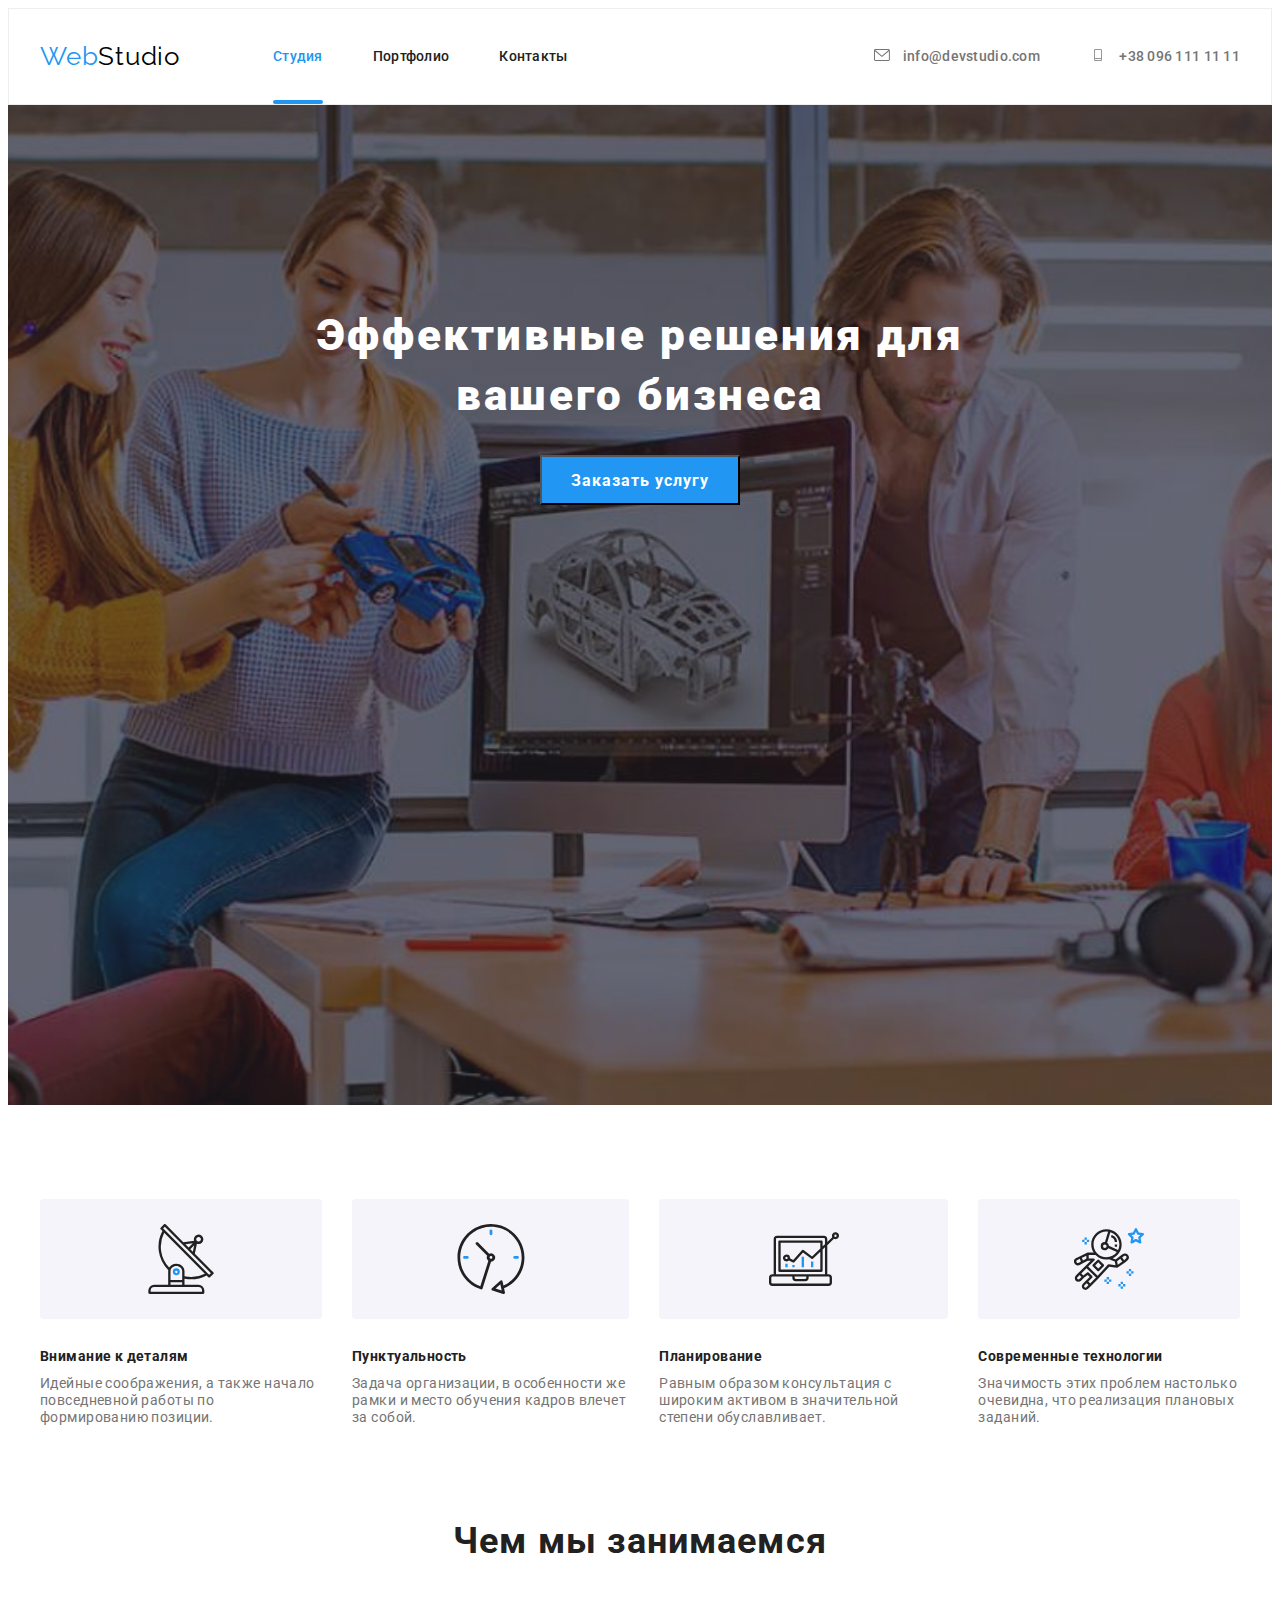
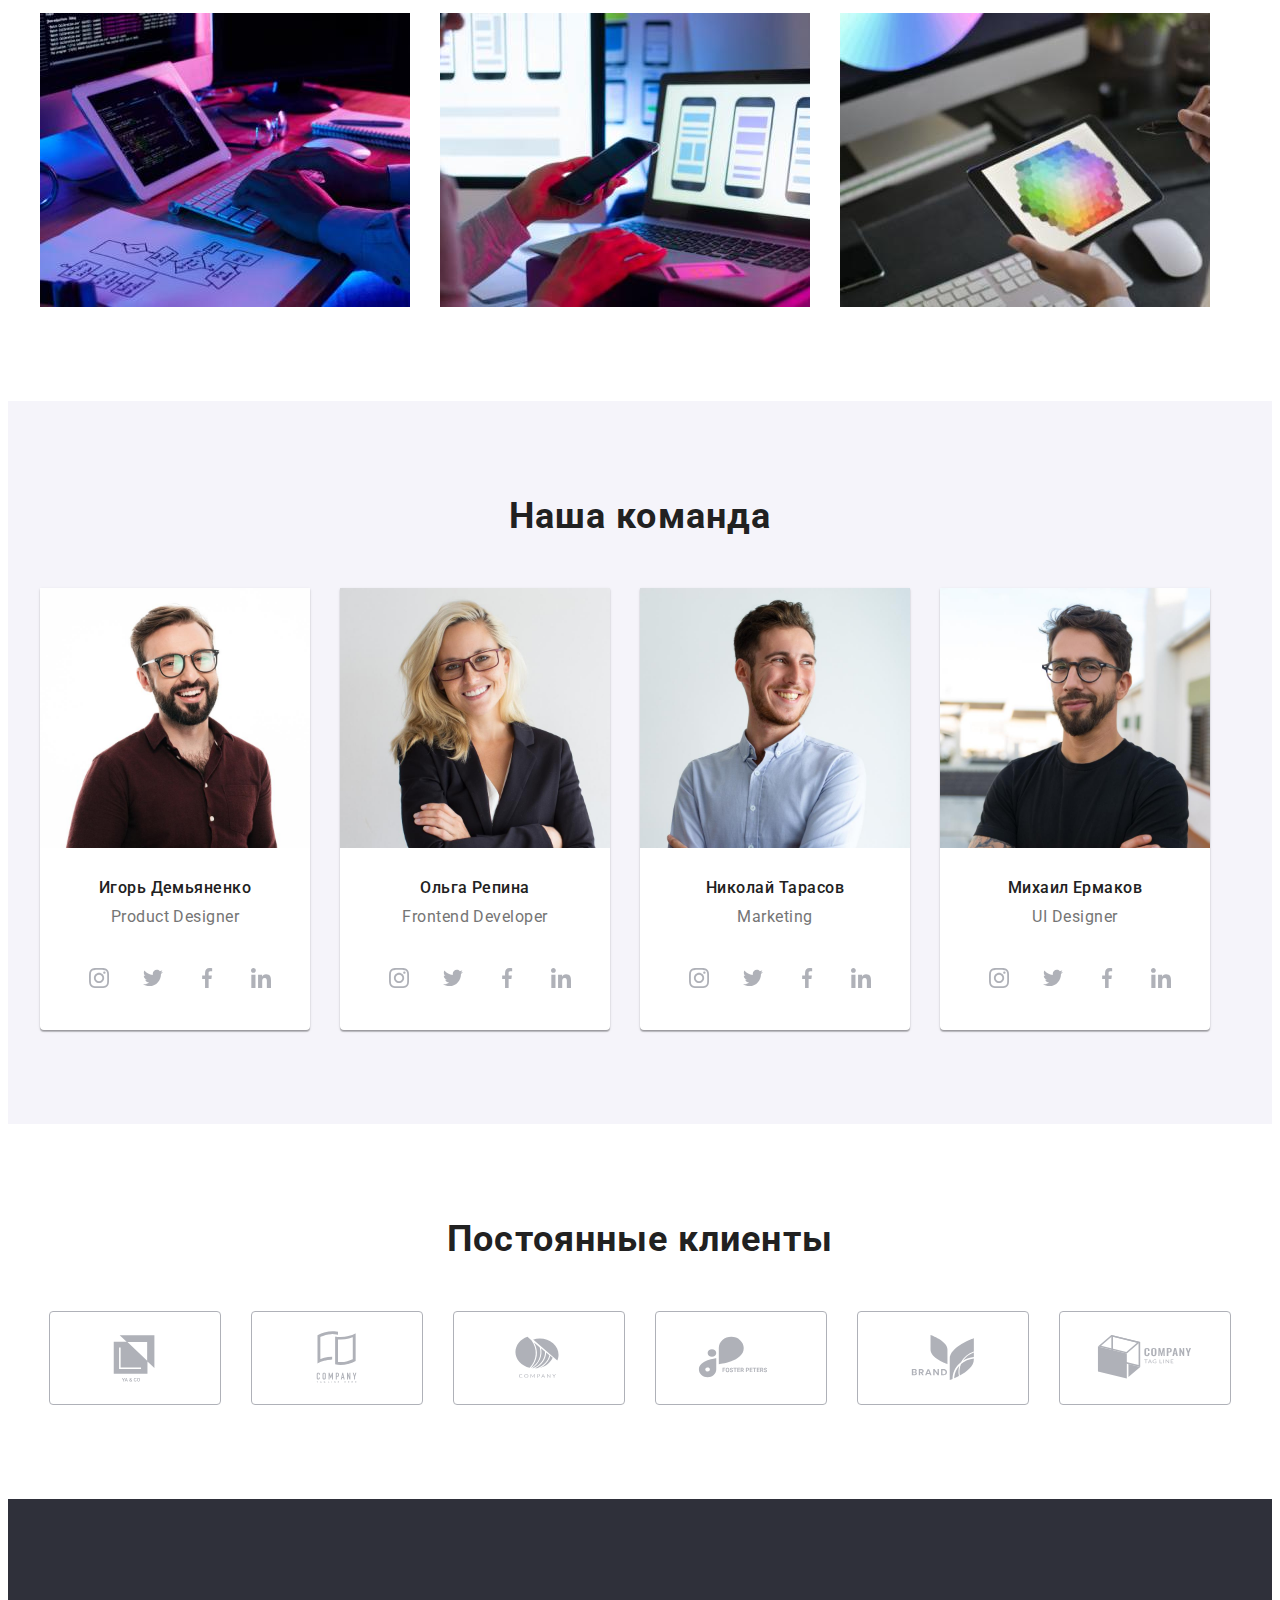
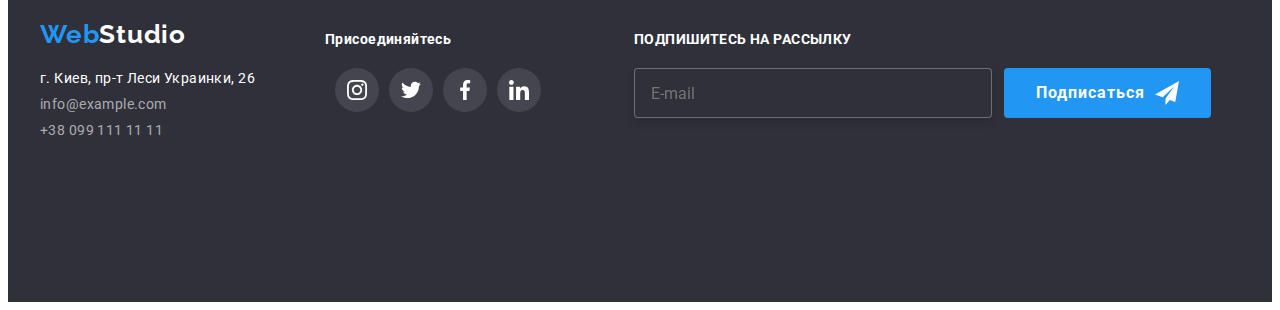
<file: index.html>
<!DOCTYPE html>
<html lang="ru">
<head>
    <meta charset="UTF-8">
    <meta http-equiv="X-UA-Compatible" content="IE=edge">
    <meta name="viewport" content="width=device-width, initial-scale=1.0">
    <title>Document</title>
    <link rel="preconnect" href="https://fonts.googleapis.com">
    <link rel="preconnect" href="https://fonts.gstatic.com" crossorigin>
    <link rel="stylesheet" href="https://cdnjs.cloudflare.com/ajax/libs/modern-normalize/1.1.0/modern-normalize.min.css"
        integrity="sha512-wpPYUAdjBVSE4KJnH1VR1HeZfpl1ub8YT/NKx4PuQ5NmX2tKuGu6U/JRp5y+Y8XG2tV+wKQpNHVUX03MfMFn9Q=="
        crossorigin="anonymous" referrerpolicy="no-referrer" />
    <link href="https://fonts.googleapis.com/css2?family=Raleway:wght@700&family=Roboto:wght@400;500;700;900&display=swap"
        rel="stylesheet">
        <link rel="stylesheet" href="css/main.min.css">
            
</head>
<body class="body-1">
    <div class="conteiner conteiner-header-1">
        <header class="header">
            <div class="conteiner header-conteiner">
                <nav class="header-logo">
                    <a class="header-top-logo" href="./index.html">Web<span class="header-top-logo2">Studio</span>
                    </a>
                    <ul class="header-list">
                        <li class="header-item">
                            <a href="./index.html" class="current header-link">Студия</a>
                        </li>
                        <li class="header-item">
                            <a href="./portfolio.html" class="header-link">Портфолио</a>
                        </li>
                        <li class="header-item">
                            <a href="" class="header-link">Контакты</a>
                        </li>
                    </ul>
                </nav>
                <ul class="header-top-adr">
                    <li class="header-tel">
                        <a class="header-mail-link" href="mailto:info@devstudio.com">
                            <svg class="icon-emeil">
                                <use href="./images/sprite.svg#icon-icon-emeil"></use>
                            </svg>
                            info@devstudio.com</a>
                    </li>
                    <li class="header-mail">
                        <a class="header-tel-link" href="tel:+380961111111">
                            <svg class="icon-telephone">
                                <use href="./images/sprite.svg#icon-telephone"></use>
                            </svg>
                            +38 096 111 11 11</a>
                    </li>
                </ul>
            </div>
        </header>
        </div>
    <main>
        <section class="hero">
            <div class="conteiner hero-conteiner">
        <h1 class="hero-logo">
            Эффективные решения для вашего бизнеса
        </h1>
        <button class="hero-button" type="button" data-modal-open>
            Заказать услугу
        </button>
        </div>
        </section>
        <div class="backdrop is-hidden" data-modal>
            <div class="modal">
                <button type="button" class="close-modal" data-modal-close>
                    <svg class="close-but-modal">
                        <use href="./images/sprite(+).svg#icon-buton-for-close"></use>
                    </svg>
                    </button>
                        <p class="modal-titel">Оставьте свои данные, мы вам перезвоним</p>
                    <form action="modal-list" class="modal-list">
                        <div class="modal-form">
                            <label for="user-name" class="modal-list-text">Имя</label>              
                            <input class="modal-list-contact" name="user-name" id="user-name" type="text"  required>
                        <span class="input-list">
                            <svg class="modal-icon">
                                <use href="./images/sprite(2).svg#icon-modal-name"></use>
                            </svg>
                        </span>
                        </div>
                        <div class="modal-form">
                            <label for="user-tel" class="modal-list-text">Телефон</label>
                            <input class="modal-list-contact" name="user-tel" id="user-tel" type="tel" >
                        <span class="input-list">
                            <svg class="modal-icon">
                                <use href="./images/sprite(2).svg#icon-modal-tel"></use>
                            </svg>
                        </span>
                        </div>
                        <div class="modal-form">
                            <label for="user-mail" class="modal-list-text">Почта</label>                       
                            <input class="modal-list-contact" name="user-mail" id="user-mail" type="email" >
                        <span class="input-list">
                            <svg class="modal-icon">
                                <use href="./images/sprite(2).svg#icon-modal-email"></use>
                            </svg>
                        </span>
                        </div>
                        <div class="modal-form-coment">
                            <label for="user-comit" class="modal-list-text">Комментарий</label>
                            <textarea class="modal-list-form" name="user-comit" id="user-comit" placeholder="Введите текст"></textarea>
                        </div>

                        <input type="checkbox" id="modal-checkbox" class="modal-checkbox form-checkbox">
                        <label for="modal-checkbox" class="checkbox-text">
                            <span>
                                <svg width="11px" height="8px" class="modal-checkbox-svg">
                                    <use href="./images/sprite(2).svg#icon-chekkkkk"></use>
                                </svg>
                            </span> Соглашаюсь с рассылкой и принимаю
                            <a href="" class="modal-checbox-link">Условия договора</a>
                        </label>
                        <button type="submit" class="button-modal-list">Отправить</button>
                   
                    </form>
            </div>
        </div>
        <section class="about">
            <div class="conteiner">
            <ul class="about-all">
                <li class="about-all__list list-1">
                <h3 class="about-all__all-1"> Внимание к деталям </h3>
                    <p class="about-all__all-text">
                        Идейные соображения, а также начало повседневной работы по формированию позиции.
                    </p>
                </li>
                <li class="about-all__list list-2">
                <h3 class="about-all__all-1"> Пунктуальность </h3>
                    <p class="about-all__all-text">
                        Задача организации, в особенности же рамки и место обучения кадров влечет за собой.
                    </p>
                </li>
                <li class="about-all__list list-3">
                <h3 class="about-all__all-1"> Планирование </h3>
                    <p class="about-all__all-text">
                        Равным образом консультация с широким активом в значительной степени обуславливает.
                    </p>
                </li>
                <li class="about-all__list list-4">
                <h3 class="about-all__all-1"> Современные технологии </h3>
                    <p class="about-all__all-text">Значимость этих проблем настолько очевидна, что реализация плановых заданий.</p>
                </li>
            </ul>
            </div>
            </section>
            <section class="about-alll">
                <div class="conteiner">
            <h2 class="about-alll-1">
            Чем мы занимаемся
            </h2>
            <ul class="about-alll-img">
                <li class="about-alll-img__img1">
                <div class="img1-list">
                <img src="./images/img-1.jpg" alt="набираем в ручную" width="370" height="294">
                <p class="img1-text">
                    Десктопные приложения
                </p>
                </div>
                </li>
                <li class="about-alll-img__img1">
                <div class="img1-list">
                <img src="./images/img-2.jpg" alt="набираем c телефона" width="370" height="294">
                <p class="img1-text">
                    Мобильные приложения
                </p>
                </div>
                </li>
                <li class="about-alll-img__img1"> 
                <div class="img1-list">
                <img src="./images/img-3.jpg" alt="играем на планшете" width="370" height="294">
                <p class="img1-text">
                    Дизайнерские решения
                </p>
                </div>
                </li>
            </ul>
            </div>
        </section>
        <section class="our-team"> 
            <div class="conteiner">
            <h2 class="our-team-logo">
            Наша команда
            </h2>
            <ul class="our-team-list">
                <li class="our-team-list__team-img">
                    <img src="./images/team-1.jpg" alt="мужчина" width="270" height="260">
                    <h3 class="our-team-list__team-name">Игорь Демьяненко</h3>
                    <p lang="en" class="our-team-list__team-work">Product Designer</p>
                    <ul class="our-team-list-item social-list">
                        <li class="social-list__item link">
                            <a href="" class="social-list__link">
                                <svg class="social-list__icon">
                                    <use href="./images/sprite.svg#icon-instagram"></use>
                                </svg>
                            </a>
                        </li>
                         <li class="social-list__item link">
                             <a href="" class="social-list__link">
                                 <svg class="social-list__icon">
                                     <use href="./images/sprite.svg#icon-twitter"></use>
                                 </svg>
                             </a>
                         </li>
                        <li class="social-list__item link">
                               <a href="" class="social-list__link">
                                <svg class="social-list__icon">
                                     <use href="./images/sprite.svg#icon-facebook"></use>
                                </svg>
                            </a>
                        </li>
                       <li class="social-list__item link">
                           <a href="" class="social-list__link">
                               <svg class="social-list__icon">
                                   <use href="./images/sprite.svg#icon-linkedin"></use>
                              </svg>
                           </a>
                          </li>
                    </ul>
                <li class="our-team-list__team-img">
                    <img src="./images/team-2.jpg" alt="женщина" width="270" height="260">
                    <h3 class="our-team-list__team-name">Ольга Репина</h3>
                    <p lang="en" class="our-team-list__team-work">Frontend Developer</p>
                    <ul class="our-team-list-item social-list">
                        <li class="social-list__item link">
                            <a href="" class="social-list__link">
                                <svg class="social-list__icon">
                                    <use href="./images/sprite.svg#icon-instagram"></use>
                                </svg>
                            </a>
                        </li>
                        <li class="social-list__item link">
                            <a href="" class="social-list__link">
                                <svg class="social-list__icon">
                                    <use href="./images/sprite.svg#icon-twitter"></use>
                                </svg>
                            </a>
                        </li>
                        <li class="social-list__item link">
                            <a href="" class="social-list__link">
                                <svg class="social-list__icon">
                                    <use href="./images/sprite.svg#icon-facebook"></use>
                                </svg>
                            </a>
                        </li>
                        <li class="social-list__item link">
                            <a href="" class="social-list__link">
                                    <svg class="social-list__icon">
                                    <use href="./images/sprite.svg#icon-linkedin"></use>
                                </svg>
                            </a>
                        </li>
                        
                     </ul>
                </li>
                <li class="our-team-list__team-img">
                    <img src="./images/team-3.jpg" alt="мужчина" width="270" height="260">
                    <h3 class="our-team-list__team-name">Николай Тарасов</h3>
                    <p lang="en" class="our-team-list__team-work">Marketing</p>
                    <ul class="our-team-list-item social-list">
                        <li class="social-list__item link">
                            <a href="" class="social-list__link">
                                <svg class="social-list__icon">
                                    <use href="./images/sprite.svg#icon-instagram"></use>
                                </svg>
                               </a>
                        </li>
                        <li class="social-list__item link">
                            <a href="" class="social-list__link">
                                <svg class="social-list__icon">
                                    <use href="./images/sprite.svg#icon-twitter"></use>
                                </svg>
                            </a>
                        </li>
                        <li class="social-list__item link">
                            <a href="" class="social-list__link">
                                <svg class="social-list__icon">
                                    <use href="./images/sprite.svg#icon-facebook"></use>
                                </svg>
                            </a>
                        </li>
                        <li class="social-list__item link">
                            <a href="" class="social-list__link">
                                <svg class="social-list__icon">
                                    <use href="./images/sprite.svg#icon-linkedin"></use>
                                </svg>
                            </a>
                        </li>
                        
                    </ul>
                </li>
                <li class="our-team-list__team-img">
                    <img src="./images/team-4.jpg" alt="мужчина" width="270" height="260">
                    <h3 class="our-team-list__team-name">Михаил Ермаков</h3>
                    <p lang="en" class="our-team-list__team-work">UI Designer</p>
                    <ul class="our-team-list-item social-list">
                        <li class="social-list__item link">
                            <a href="" class="social-list__link">
                                <svg class="social-list__icon">
                                   <use href="./images/sprite.svg#icon-instagram"></use>
                                </svg>
                            </a>
                        </li>
                    <li class="social-list__item link">
                        <a href="" class="social-list__link">
                            <svg class="social-list__icon">
                                <use href="./images/sprite.svg#icon-twitter"></use>
                            </svg>
                        </a>
                    </li>
                    <li class="social-list__item link">
                        <a href="" class="social-list__link">
                            <svg class="social-list__icon">
                                 <use href="./images/sprite.svg#icon-facebook"></use>
                            </svg>
                        </a>
                    </li>
                    <li class="social-list__item link">
                        <a href="" class="social-list__link">
                            <svg class="social-list__icon">
                                <use href="./images/sprite.svg#icon-linkedin"> </use>
                            </svg>
                         </a>
                    </li>
                    
                </ul>
                </li>
            </ul>
            </div>
        </section>
        <section class="social-partners">
            <div class="conteiner">
                <h2 class="social-partners-logo">Постоянные клиенты</h2>
                <ul class="social-partners-list">
                    <li class="social-partners-item">
                        <a href="" class="social-partners-link">
                            <svg class="social-partners-icon">
                                <use href="./images/sprite.svg#icon-Logo1"></use>
                            </svg>
                        </a>
                    </li>  
                    <li class="social-partners-item">
                        <a href="" class="social-partners-link">
                            <svg class="social-partners-icon">
                                <use href="./images/sprite.svg#icon-Logo2"></use>
                            </svg>
                        </a>
                    </li>
                    <li class="social-partners-item">
                        <a href="" class="social-partners-link">
                            <svg class="social-partners-icon">
                                <use href="./images/sprite.svg#icon-Logo3"></use>
                            </svg>
                        </a>
                    </li>
                    <li class="social-partners-item">
                        <a href="" class="social-partners-link">
                            <svg class="social-partners-icon">
                                <use href="./images/sprite.svg#icon-Logo4"></use>
                            </svg>
                        </a>
                    </li>
                    <li class="social-partners-item">
                        <a href="" class="social-partners-link">
                            <svg class="social-partners-icon">
                                <use href="./images/sprite.svg#icon-Logo5"></use>
                            </svg>
                        </a>
                    </li>
                    <li class="social-partners-item">
                        <a href="" class="social-partners-link">
                            <svg class="social-partners-icon">
                                <use href="./images/sprite.svg#icon-Logo6"></use>
                            </svg>
                        </a>
                    </li>
                </ul>
            </div>
        </section>
    </main>
    <footer class="foot">
        <div class="conteiner head-conteiner">
        <div class="foot-conteiner">
            <div class="conteiner-logo">
        <a href="./index.html" class="foot-logo-1">Web<span  class="foot-logo-2">Studio</span> </a>
        </div>
        <address>
        <ul class="foot-adres">
            <li class="fot-adres">
            <a href="" class="foot-adres-1">г. Киев, пр-т Леси Украинки, 26</a>
            </li>
            <li class="fot-adres">
            <a href="mailto:info@example.com" class="foot-adres-2">info@example.com</a>
            </li>
            <li class="fot-adres">
            <a href="tel:+380991111111" class="foot-adres-2">+38 099 111 11 11</a>
            </li>
        </ul> 
        </address>
        </div>

        <div class="social-foot">
    <h3 class="social-logo">Присоединяйтесь</h3>
    <ul class="social-list">
    <li class="social-list__item link">
        <a href="" class="foot-social-link">
            <svg class="foot-social-icon">
                <use href="./images/sprite.svg#icon-instagram"></use>
            </svg>
        </a>
    </li>
    <li class="social-list__item link">
        <a href="" class="foot-social-link">
            <svg class="foot-social-icon">
                <use href="./images/sprite.svg#icon-twitter"></use>
            </svg>
        </a>
    </li>
    <li class="social-list__item link">
        <a href="" class="foot-social-link">
            <svg class="foot-social-icon">
                <use href="./images/sprite.svg#icon-facebook"></use>
            </svg>
        </a>
    </li>
    <li class="social-list__item link">
        <a href="" class="foot-social-link">
            <svg class="foot-social-icon">
                <use href="./images/sprite.svg#icon-linkedin"></use>
            </svg>
        </a>
    </li>
</ul>
        </div>
        <div class="footer-end">
            <p class="foter-end-logo">Подпишитесь на рассылку</p>
            <form action="foter-end-email" class="foter-end-email">
    <input class="foter-email" type="email" name="email" id="email" placeholder="E-mail">
    <button type="submit" class="foot-icon-button">Подписаться
        <svg class="foot-icon-teleg">
            <use href="./images/sprite(2).svg#icon-foter-telegram"></use>
        </svg>
    </button>
            </form>
            
        </div>
        </div>
    </footer>
    <script src="./js/modal.js"></script>
</body>
</html>
</file>
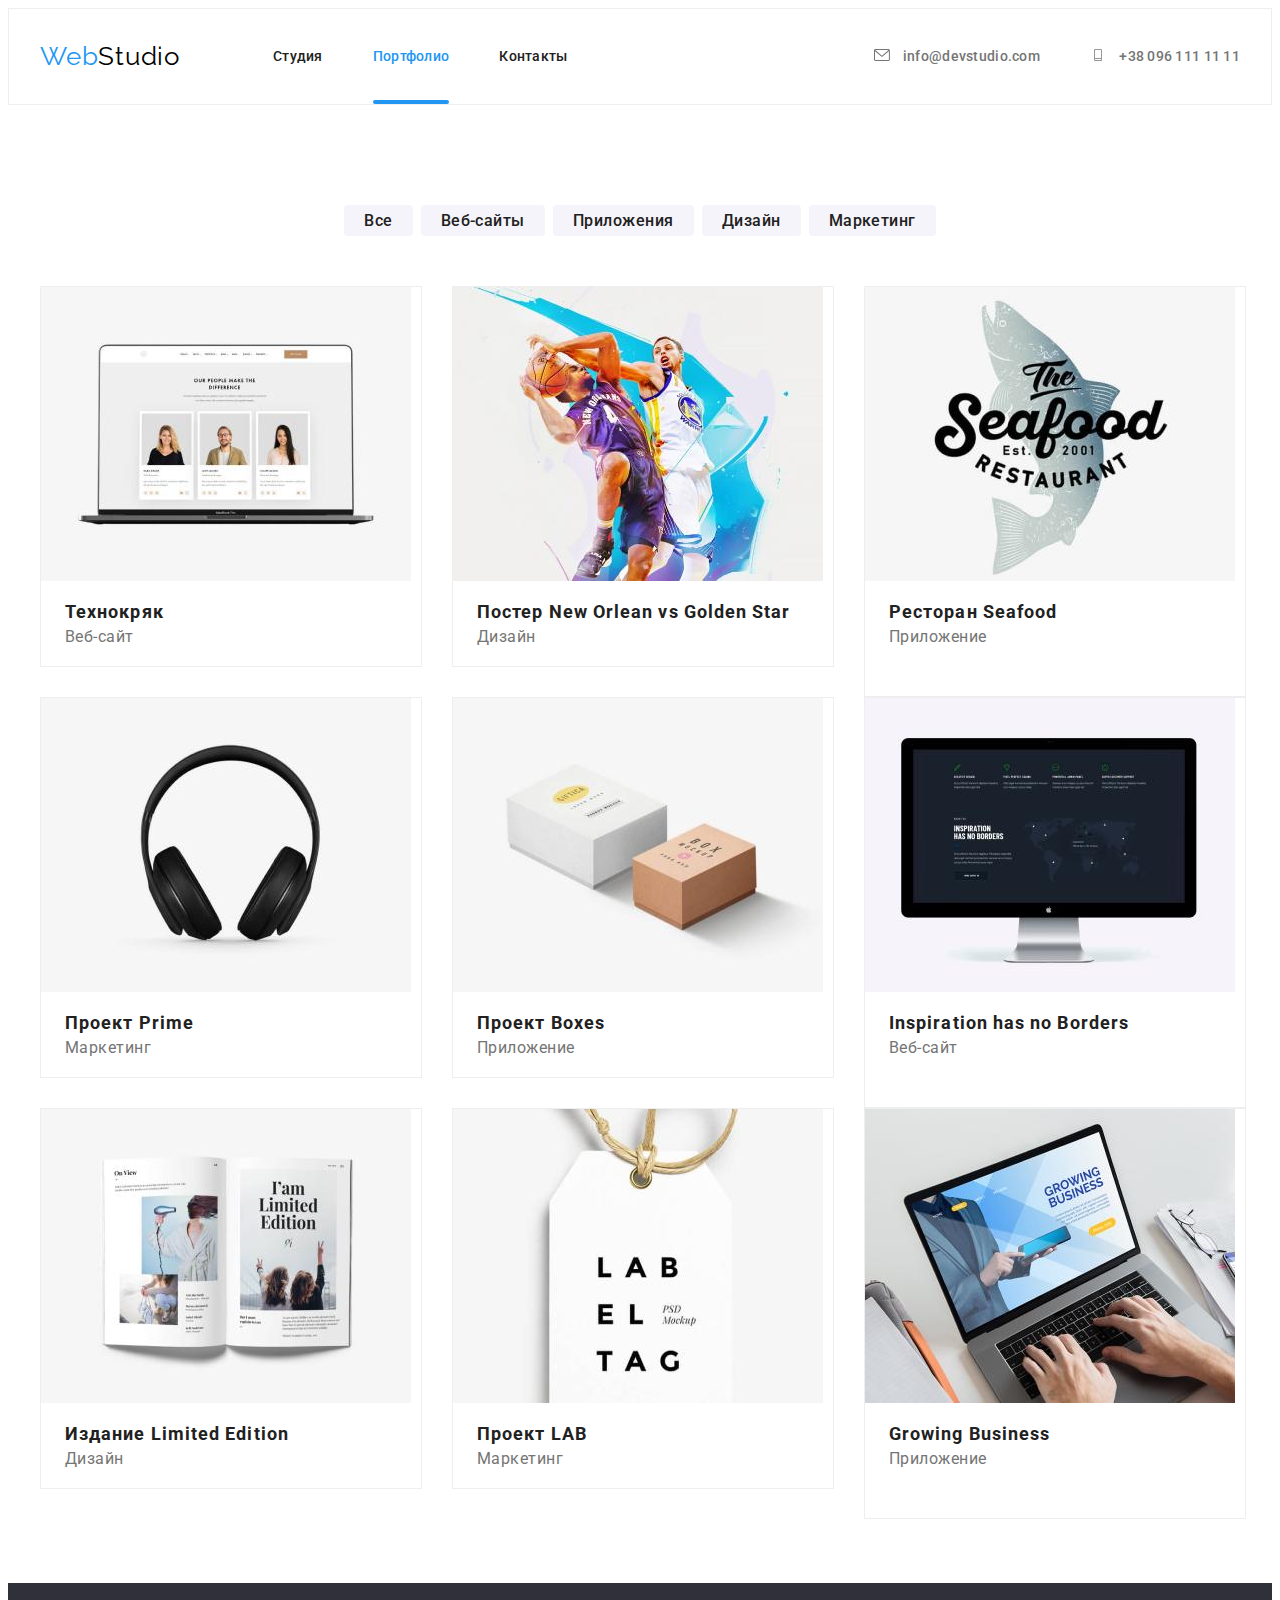
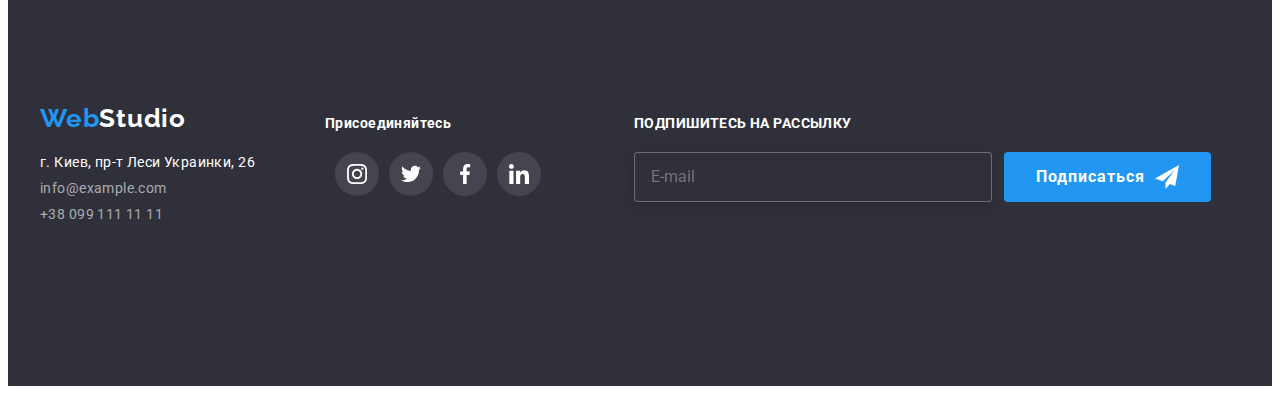
<file: portfolio.html>
<!DOCTYPE html>
<html lang="ru">
<head>
    <meta charset="UTF-8">
    <meta http-equiv="X-UA-Compatible" content="IE=edge">
    <meta name="viewport" content="width=device-width, initial-scale=1.0">
    <title>Document</title>
    <link rel="preconnect" href="https://fonts.googleapis.com">
    <link rel="preconnect" href="https://fonts.gstatic.com" crossorigin>
    <link rel="stylesheet" href="https://cdnjs.cloudflare.com/ajax/libs/modern-normalize/1.1.0/modern-normalize.min.css"
        integrity="sha512-wpPYUAdjBVSE4KJnH1VR1HeZfpl1ub8YT/NKx4PuQ5NmX2tKuGu6U/JRp5y+Y8XG2tV+wKQpNHVUX03MfMFn9Q=="
        crossorigin="anonymous" referrerpolicy="no-referrer" />
    <link href="https://fonts.googleapis.com/css2?family=Raleway:wght@700&family=Roboto:wght@400;500;700;900&display=swap"
        rel="stylesheet">
        <link rel="stylesheet" href="css/main.min.css">
        
</head>
<body class="body-1">
<div class="conteiner conteiner-header-1">
    <header class="header">
        <div class="conteiner header-conteiner">
            <nav class="header-logo">
                <a class="header-top-logo" href="./index.html">Web<span class="header-top-logo2">Studio</span>
                </a>
                <ul class="header-list">
                    <li class="header-item">
                        <a href="./index.html" class="header-link">Студия</a>
                    </li>
                    <li class="header-item">
                        <a href="./portfolio.html"  class="current header-link" >Портфолио</a>
                    </li>
                    <li class="header-item">
                        <a href="" class="header-link">Контакты</a>
                    </li>
                </ul>
            </nav>
            <ul class="header-top-adr">
                <li class="header-tel">
                    <a class="header-mail-link" href="mailto:info@devstudio.com">
                        <svg class="icon-emeil">
                            <use href="./images/sprite.svg#icon-icon-emeil"></use>
                        </svg>
                        info@devstudio.com</a>
                </li>
                <li class="header-mail">
                    <a class="header-tel-link" href="tel:+380961111111">
                        <svg class="icon-telephone">
                            <use href="./images/sprite.svg#icon-telephone"></use>
                        </svg>
                        +38 096 111 11 11</a>
                </li>
            </ul>
        </div>
    </header>
</div>
    
    <main>
        <section class="portfolio">
            <div class="conteiner">
        <ul class="button-link">
            <li class="button-link__list"> <button type="button" class="button-link__name"> Все </button> </li>
            <li class="button-link__list"> <button type="button" class="button-link__name"> Веб-сайты </button> </li>                               
            <li class="button-link__list"> <button type="button" class="button-link__name"> Приложения </button> </li>
            <li class="button-link__list"> <button type="button" class="button-link__name"> Дизайн </button> </li>
            <li class="button-link__list"> <button type="button" class="button-link__name"> Маркетинг </button> </li>
        </ul>
        <ul class="portfolio-link">
        <li class="portfolio-list">
            <a href="" class="portfolio-card">
            <div class="portfolio-card-blok">
            <img src="./images/port-1.jpg" alt="ноут" width="370" height="294">
            <p class="portfolio-card-text">
                Технокряк это современная площадка распространения коронавируса. 
                Компании используют эту платформу для цифрового
                шпионажа и атак на защищённые сервера конкурентов.
            </p>
            </div>
            <div class="conteiner-card">
            <h3 class="portfolio-log"> Технокряк </h3>
            <p class="portfolio-text"> Веб-сайт </p>
            </div>
        </a>
        </li>
        <li class="portfolio-list">
            <a href="" class="portfolio-card">
            <div class="portfolio-card-blok">
            <img src="./images/port-2.jpg" alt="баскет" width="370" height="294">
            <p class="portfolio-card-text">
                Технокряк это современная площадка распространения коронавируса.
                Компании используют эту платформу для цифрового
                шпионажа и атак на защищённые сервера конкурентов.
            </p>
            </div>
            <div class="conteiner-card">
            <h3 class="portfolio-log"> Постер New Orlean vs Golden Star </h3>
            <p class="portfolio-text"> Дизайн </p>
            </div>    
            </a>
        </li>
        <li class="portfolio-list">
            <a href="" class="portfolio-card">
                <div class="portfolio-card-blok">
                    <img src="./images/port-3.jpg" alt="рыба" width="370" height="294">
                        <p class="portfolio-card-text">
                            Технокряк это современная площадка распространения коронавируса.
                            Компании используют эту платформу для цифрового
                            шпионажа и атак на защищённые сервера конкурентов.
                        </p>
                </div>
        <div class="conteiner-card">
            <h3 class="portfolio-log"> Ресторан Seafood </h3>
                <p class="portfolio-text"> Приложение </p>
        </div>
            </a>    
        </li>
        <li class="portfolio-list">
            <a href="" class="portfolio-card">
            <div class="portfolio-card-blok">
            <img src="./images/port-4.jpg" alt="наушник" width="370" height="294">
            <p class="portfolio-card-text">
                Технокряк это современная площадка распространения коронавируса.
                Компании используют эту платформу для цифрового
                шпионажа и атак на защищённые сервера конкурентов.
            </p>
            </div>
            <div class="conteiner-card">
            <h3 class="portfolio-log"> Проект Prime </h3>
            <p class="portfolio-text"> Маркетинг </p>
        </div>
                </a>    
        </li>
        <li class="portfolio-list">
            <a href="" class="portfolio-card">
                <div class="portfolio-card-blok">
            <img src="./images/port-5.jpg" alt="коробки" width="370" height="294">
        <p class="portfolio-card-text">
            Технокряк это современная площадка распространения коронавируса.
            Компании используют эту платформу для цифрового
            шпионажа и атак на защищённые сервера конкурентов.
        </p>
        </div>
            <div class="conteiner-card">
            <h3 class="portfolio-log"> Проект Boxes </h3>
            <p class="portfolio-text"> Приложение </p>
        </div>
        </a>    
        </li>
        <li class="portfolio-list">
            <a href="" class="portfolio-card">
                <div class="portfolio-card-blok">
            <img src="./images/port-6.jpg" alt="комп" width="370" height="294">
        <p class="portfolio-card-text">
            Технокряк это современная площадка распространения коронавируса.
            Компании используют эту платформу для цифрового
            шпионажа и атак на защищённые сервера конкурентов.
        </p>
        </div>
            <div class="conteiner-card">
            <h3 lang="en" class="portfolio-log"> Inspiration has no Borders </h3>
            <p class="portfolio-text"> Веб-сайт </p>
        </div>
                </a>    
        </li>
        <li class="portfolio-list">
                <a href="" class="portfolio-card">
                    <div class="portfolio-card-blok">
            <img src="./images/port-7.jpg" alt="книга" width="370" height="294">
        <p class="portfolio-card-text">
            Технокряк это современная площадка распространения коронавируса.
            Компании используют эту платформу для цифрового
            шпионажа и атак на защищённые сервера конкурентов.
        </p>
        </div>
            <div class="conteiner-card">
            <h3 class="portfolio-log"> Издание Limited Edition </h3>
            <p class="portfolio-text"> Дизайн </p>
        </div>
                </a>    
        </li>
        <li class="portfolio-list">
            <a href="" class="portfolio-card">
                <div class="portfolio-card-blok">
            <img src="./images/port-8.jpg" alt="висюлька" width="370" height="294">
        <p class="portfolio-card-text">
            Технокряк это современная площадка распространения коронавируса.
            Компании используют эту платформу для цифрового
            шпионажа и атак на защищённые сервера конкурентов.
        </p>
        </div>
            <div class="conteiner-card">
            <h3 class="portfolio-log"> Проект LAB </h3>
            <p class="portfolio-text"> Маркетинг </p>
        </div>
                </a>    
        </li>
        <li class="portfolio-list">
                <a href="" class="portfolio-card">
                    <div class="portfolio-card-blok">
            <img src="./images/port-9.jpg" alt="последний-ноут" width="370" height="294">
        <p class="portfolio-card-text">
            Технокряк это современная площадка распространения коронавируса.
            Компании используют эту платформу для цифрового
            шпионажа и атак на защищённые сервера конкурентов.
        </p>
        </div>
            <div class="conteiner-card">
            <h3 lang="en" class="portfolio-log"> Growing Business </h3>
            <p class="portfolio-text"> Приложение </p>
        </div>
                </a>    
        </li>
        </ul>
        </div>
        </section>
    </main>
    <footer class="foot">
        <div class="conteiner head-conteiner">
        <div class="foot-conteiner">
            <div class="conteiner-logo">
        <a href="./index.html" class="foot-logo-1">Web<span  class="foot-logo-2">Studio</span> </a>
        </div>
        <address>
        <ul class="foot-adres">
            <li class="fot-adres">
            <a href="" class="foot-adres-1">г. Киев, пр-т Леси Украинки, 26</a>
            </li>
            <li class="fot-adres">
            <a href="mailto:info@example.com" class="foot-adres-2">info@example.com</a>
            </li>
            <li class="fot-adres">
            <a href="tel:+380991111111" class="foot-adres-2">+38 099 111 11 11</a>
            </li>
        </ul> 
        </address>
        </div>

        <div class="social-foot">
    <h3 class="social-logo">Присоединяйтесь</h3>
    <ul class="social-list">
    <li class="social-list__item link">
        <a href="" class="foot-social-link">
            <svg class="foot-social-icon">
                <use href="./images/sprite.svg#icon-instagram"></use>
            </svg>
        </a>
    </li>
    <li class="social-list__item link">
        <a href="" class="foot-social-link">
            <svg class="foot-social-icon">
                <use href="./images/sprite.svg#icon-twitter"></use>
            </svg>
        </a>
    </li>
    <li class="social-list__item link">
        <a href="" class="foot-social-link">
            <svg class="foot-social-icon">
                <use href="./images/sprite.svg#icon-facebook"></use>
            </svg>
        </a>
    </li>
    <li class="social-list__item link">
        <a href="" class="foot-social-link">
            <svg class="foot-social-icon">
                <use href="./images/sprite.svg#icon-linkedin"></use>
            </svg>
        </a>
    </li>
</ul>
        </div>
        <div class="footer-end">
            <p class="foter-end-logo">Подпишитесь на рассылку</p>
            <form action="foter-end-email" class="foter-end-email">
    <input class="foter-email" type="email" name="email" id="email" placeholder="E-mail">
    <button type="submit" class="foot-icon-button">Подписаться
        <svg class="foot-icon-teleg">
            <use href="./images/sprite(2).svg#icon-foter-telegram"></use>
        </svg>
    </button>
            </form>
            
        </div>
        </div>
    </footer>
</body>
</html>
</file>
<file: css/main.min.css>
p,h1,h2,h3,h4,h5,h6{margin:0}ul{margin:0;padding-left:0}img{display:block;max-width:100%;height:auto}body{color:#757575;font-family:Roboto, sans-serif;font-size:14px}.conteiner{width:1200px;margin:0 auto;padding-left:15px;padding-right:15px}:hover,:focus{outline:none}button{font-family:inherit}.body-1{color:#757575}.header-conteiner,.header-logo,.header-list,.header-top-adr,.button-modal-list,.checkbox-text span,.img1-text,.social-list__link,.foot-social-link{display:flex;align-items:center}.conteiner-header-1{border:1px solid #eeeeee;width:auto}.header{background-color:#ffffff;padding-top:32px;padding-bottom:32px;transition-property:border-color;transition-duration:250ms;transition-timing-function:cubic-bezier(0.4, 0, 0.2, 1)}.header:focus,.header:hover{border-color:#2196f3}.header-top-logo{margin-right:93px}.header-top-adr{margin-left:auto}.header-tel{margin-right:50px}.header-item:not(:first-child){margin-left:50px}.header-top-logo{color:#2196f3;font-family:Raleway, cursive;font-size:26px;line-height:1.2;letter-spacing:0.03em;cursor:pointer;text-decoration:none}.header-top-logo{list-style:none}.header-top-logo2{color:black;font-family:Raleway, cursive;font-size:26px;line-height:1.2;letter-spacing:0.03em;cursor:pointer}.header-list{font-weight:500;font-size:14px;line-height:1.14;letter-spacing:0.02em;cursor:pointer;list-style:none}.header-link{text-decoration:none;color:#212121;position:relative;padding:40px 0;transition-property:color;transition-duration:250ms;transition-timing-function:cubic-bezier(0.4, 0, 0.2, 1)}.header-link:focus,.header-link:hover{color:#2196f3}.current{color:#2196f3}.current::after{content:"";width:100%;height:4px;position:absolute;bottom:0px;border-radius:2px;background-color:#2196f3;display:block}.header-top-adr{color:#757575;font-weight:500;font-size:14px;line-height:1.14;letter-spacing:0.02em;list-style:none}.header-mail-link{text-decoration:none;color:#757575;transition-property:color;transition-duration:250ms;transition-timing-function:cubic-bezier(0.4, 0, 0.2, 1)}.header-mail-link:hover,.header-mail-link:focus{color:#2196f3}.header-tel-link{text-decoration:none;color:#757575;transition-property:color;transition-duration:250ms;transition-timing-function:cubic-bezier(0.4, 0, 0.2, 1)}.header-tel-link:hover,.header-tel-link:focus{color:#2196f3}.icon-emeil{height:12px;width:16px;margin-right:10px;fill:currentColor}.icon-telephone{height:12px;width:16px;margin-right:10px;fill:currentColor}.hero{background-color:#2f303a;text-align:center;padding-top:200px;padding-bottom:200px}.hero{background-image:linear-gradient(rgba(47,48,58,0.4), rgba(47,48,58,0.4)),url(../images/Hero-bac.jpg);height:600px;background-size:cover;background-repeat:no-repeat;background-position:center}.hero-logo{color:#ffffff;font-weight:900;font-size:44px;line-height:60px;letter-spacing:0.06em;padding-right:237px;padding-left:237px;align-items:center;margin-bottom:30px}.hero-button{width:200px;height:50px;background-color:#2196f3;color:#ffffff;font-weight:bold;font-size:16px;line-height:1.2;align-items:center;letter-spacing:0.06em;cursor:pointer;transition-property:color, box-shadow, border-radius;transition-duration:250ms;transition-timing-function:cubic-bezier(0.4, 0, 0.2, 1)}.hero-button:hover,.hero-button:focus{color:#212121;box-shadow:0px 4px 4px rgba(0,0,0,0.15);border-radius:4px}.backdrop{position:fixed;width:100vw;height:100vh;top:0;left:0%;background-color:rgba(0,0,0,0.2);transition-property:opacity, pointer-events;transition-duration:250ms;transition-timing-function:cubic-bezier(0.4, 0, 0.2, 1)}.backdrop.is-hidden{opacity:0;pointer-events:none}.modal{position:relative;top:50%;left:50%;transform:translate(-50%, -50%);width:528px;min-height:581px;background:#ffffff;border-radius:4px;padding:40px;transition-property:close;transition-duration:250ms;transition-timing-function:cubic-bezier(0.4, 0, 0.2, 1)}.modal-titel{font-style:normal;font-weight:bold;font-size:20px;line-height:1.2;text-align:center;letter-spacing:0.03em;color:#212121;margin-bottom:30px}.modal-list{width:auto;height:auto}.modal-form{margin-bottom:10px;position:relative}.modal-form-coment{margin-bottom:20px}.modal-list-contact{width:100%;height:40px;border:1px solid rgba(33,33,33,0.2);box-sizing:border-box;border-radius:4px;padding-left:42px;margin-top:4px}.modal-list-contact:hover,.modal-list-contact:focus{cursor:pointer;border:1px solid #2196f3}.modal-list-contact:hover ~ .input-list,.modal-list-contact:focus ~ .input-list{cursor:pointer;fill:#2196f3}.modal-list-form{width:100%;height:120px;border:1px solid rgba(33,33,33,0.2);box-sizing:border-box;border-radius:4px;padding:12px 16px;resize:none}.modal-list-form:focus,.modal-list-form:hover{cursor:pointer;border:1px solid #2196f3}.modal-icon{position:absolute;height:18px;width:18px;left:12px;top:75%;transform:translateY(-75%)}.modal-list-text{font-style:normal;font-weight:normal;font-size:12px;line-height:14px;letter-spacing:0.01em;color:#757575;margin-bottom:4px}.button-modal-list{width:200px;height:50px;padding:10px 55px;font-style:normal;font-weight:bold;font-size:16px;line-height:30px;text-align:center;letter-spacing:0.06em;color:#ffffff;background:#2196f3;border-radius:4px;border:none;margin:auto;margin-top:30px;transition-property:box-shadow, cursor;transition-duration:250ms;transition-timing-function:cubic-bezier(0.4, 0, 0.2, 1)}.button-modal-list:hover,.button-modal-list:focus{box-shadow:0px 4px 4px rgba(0,0,0,0.15);cursor:pointer}.close-modal{display:flex;justify-content:center;align-items:center;width:30px;height:30px;border-radius:50%;position:absolute;right:8px;top:8px;background-color:transparent;border:1px solid rgba(0,0,0,0.1);cursor:pointer;transition-property:border-color, border-radius;transition-duration:250ms;transition-timing-function:cubic-bezier(0.4, 0, 0.2, 1)}.close-modal:hover,.close-modal:focus{border-color:#2196f3;border-radius:50%}.close-but-modal{width:18px;height:18px;justify-content:center;align-items:center;transition-property:fill;transition-duration:250ms;transition-timing-function:cubic-bezier(0.4, 0, 0.2, 1)}.close-modal:hover .close-but-modal,.close-modal:focus .close-but-modal{fill:#2196f3}.form-checkbox{position:absolute;width:1px;height:1px;margin:-1px;padding:0;overflow:hidden;border:0;clip:rect(0 0 0 0)}.checkbox-text{font-size:14px;line-height:1.2;color:#757575;display:flex;font-family:Roboto;font-style:normal;font-weight:normal;font-size:12px;line-height:1.2;letter-spacing:0.03em;color:#757575;cursor:pointer}.checkbox-text span{width:16px;height:15px;border:2px solid #212121;box-shadow:0px 1px 3px rgba(0,0,0,0.12),0px 1px 1px rgba(0,0,0,0.14),0px 2px 1px rgba(0,0,0,0.2);border-radius:4px;margin-right:7px;justify-content:center}.modal-checkbox:checked+.checkbox-text span{background-color:#2196f3;border:none}.modal-checbox-link{padding-left:4px;color:#2196f3}.about{background-color:#ffffff}.about-all{color:#757575;list-style:none;display:flex;padding-top:94px;padding-bottom:94px}.about-all__list:not(:last-child){margin-right:30px}.about-all__list::before{content:"";display:block;height:120px;background-repeat:no-repeat;background-position:center;background-color:#f5f4fa;border-radius:4px}.list-1::before{background-image:url(../images/antenna.svg)}.list-2::before{background-image:url(../images/clock.svg)}.list-3::before{background-image:url(../images/diagram.svg)}.list-4::before{background-image:url(../images/astronaut.svg)}.about-all__all-1{color:#212121;font-weight:bold;font-size:14px;line-height:1.14;letter-spacing:0.03em;margin-top:30px;margin-bottom:10px;margin-right:30px}.about-all__all-text{color:#757575;font-weight:400;font-size:14px;line-height:1.2;letter-spacing:0.03em}.about-alll{background-color:#ffffff;padding-bottom:94px}.about-alll-1{color:#212121;font-weight:bold;font-size:36px;line-height:1.2;text-align:center;letter-spacing:0.03em;margin-bottom:50px}.about-alll-img{list-style:none;display:flex}.about-alll-img__img1:not(:last-child){margin-right:30px}.img1-list{position:relative;transition-property:opacity;transition-duration:250ms;transition-timing-function:cubic-bezier(0.4, 0, 0.2, 1)}.img1-list:hover .img1-text{opacity:1}.img1-list::before{display:inline-block;content:"";width:370px;height:70px;background-color:rgba(47,48,58,0.8);position:absolute;opacity:0;bottom:0;right:0}.img1-list:hover::before{opacity:1}.img1-text{font-style:normal;font-weight:bold;font-size:14px;line-height:1.2;text-align:center;letter-spacing:0.03em;text-transform:uppercase;color:#ffffff;justify-content:center;position:absolute;height:70px;width:100%;opacity:0;bottom:0;transition-property:opacity;transition-duration:250ms;transition-timing-function:cubic-bezier(0.4, 0, 0.2, 1)}.img1-text:hover,.img1-text:focus{opacity:1}.our-team{background-color:#f5f4fa;padding-top:94px;padding-bottom:94px}.our-team-logo{color:#212121;font-weight:bold;font-size:36px;line-height:1.2;text-align:center;letter-spacing:0.03em;margin-bottom:50px}.our-team-list{display:flex;flex-wrap:wrap}.our-team-list__team-img{list-style:none;background-color:#ffffff;box-shadow:0px 1px 3px rgba(0,0,0,0.12),0px 1px 1px rgba(0,0,0,0.14),0px 2px 1px rgba(0,0,0,0.2);border-radius:0px 0px 4px 4px}.our-team-list__team-img:not(:last-child){margin-right:30px}.our-team-list__team-name{color:#212121;font-weight:500;font-size:16px;line-height:1.2;text-align:center;letter-spacing:0.03em;margin-top:30px;margin-bottom:10px}.our-team-list__team-work{color:#757575;font-weight:400;font-size:16px;line-height:19px;text-align:center;letter-spacing:0.03em;margin-bottom:30px}.social-list{display:flex;justify-content:center;align-items:center}.social-list__item{width:44px;height:44px;list-style:none;margin-bottom:30px;margin-left:10px}.social-list__link{width:100%;height:100%;border-radius:50%;background-color:#ffffff;justify-content:center;transition-property:background-color, border-radius;transition-duration:250ms;transition-timing-function:cubic-bezier(0.4, 0, 0.2, 1)}.social-list__link:hover,.social-list__link:focus{background-color:#2196f3;border-radius:50%}.social-list__icon{width:20px;height:20px;fill:#afb1b8;justify-content:center;align-items:center;transition-property:fill;transition-duration:250ms;transition-timing-function:cubic-bezier(0.4, 0, 0.2, 1)}.social-list__link:hover .social-list__icon,.social-list__link:focus .social-list__icon{fill:#ffffff}.social-partners{padding-bottom:94px;padding-top:94px;background-color:#ffffff}.social-partners-logo{font-style:normal;font-weight:bold;font-size:36px;line-height:1.2;text-align:center;letter-spacing:0.03em;color:#212121;margin-bottom:50px}.social-partners-list{display:flex;justify-content:center;list-style:none}.social-partners-item:not(:last-child){margin-right:30px}.social-partners-link{display:flex;width:170px;height:92px;justify-content:center;align-items:center;cursor:pointer;border:1px solid #afb1b8;background:#ffffff;border-radius:4px;transition-property:fill, border;transition-duration:250ms;transition-timing-function:cubic-bezier(0.4, 0, 0.2, 1)}.social-partners-link:focus,.social-partners-link:hover{border:1px solid #2196f3;fill:#2196f3}.social-partners-icon{width:106px;height:60px;fill:#afb1b8;transition-property:fill;transition-duration:250ms;transition-timing-function:cubic-bezier(0.4, 0, 0.2, 1)}.social-partners-link:focus .social-partners-icon,.social-partners-link:hover .social-partners-icon{fill:#2196f3}.foot{background-color:#2f303a}.head-conteiner{display:flex;padding-top:60px;padding-bottom:60px}.foot-conteiner{padding-top:60px;padding-bottom:60px}.conteiner-logo{margin-bottom:20px}.fot-adres:not(:last-child){margin-bottom:9px}.foot-logo-1{color:#2196f3;font-family:Raleway, cursive;font-weight:bold;font-size:26px;line-height:1.2;letter-spacing:0.03em;text-decoration:none}.foot-logo-2{color:#ffffff;font-family:Raleway, cursive;font-weight:bold;font-size:26px;line-height:1.2;letter-spacing:0.03em;margin-bottom:20px}.foot-adres{list-style:none}.foot-adres-1{color:#ffffff;font-family:Roboto;font-style:normal;font-weight:normal;font-size:14px;line-height:1.2;letter-spacing:0.03em;text-decoration:none;transition-property:color;transition-duration:250ms;transition-timing-function:cubic-bezier(0.4, 0, 0.2, 1)}.foot-adres-1:hover,.foot-adres-1:focus{color:#2196f3}.foot-adres-2{color:#ffffff99;font-family:Roboto;font-style:normal;font-weight:normal;font-size:14px;line-height:1.2;letter-spacing:0.03em;text-decoration:none;transition-property:color;transition-duration:250ms;transition-timing-function:cubic-bezier(0.4, 0, 0.2, 1)}.foot-adres-2:hover,.foot-adres-2:focus{color:#2196f3}.social-foot{display:block;padding-top:72px;padding-bottom:100px;align-items:baseline;margin-left:70px}.social-logo{font-style:normal;font-weight:bold;font-size:14px;line-height:1.2;letter-spacing:0.03em;color:#ffffff;margin-bottom:20px}.foot-social-link{justify-content:center;width:44px;height:44px;background-color:rgba(255,255,255,0.1);border-radius:50%;transition-property:background-color, border-radius;transition-duration:250ms;transition-timing-function:cubic-bezier(0.4, 0, 0.2, 1)}.foot-social-link:hover,.foot-social-link:focus{background-color:#2196f3;border-radius:50%}.foot-social-icon{width:20px;height:20px;fill:#ffffff;transition-property:fill;transition-duration:250ms;transition-timing-function:cubic-bezier(0.4, 0, 0.2, 1)}.foot-social-link:hover .foot-social-icon,.foot-social-link:focus .foot-social-icon{fill:#ffffff}.footer-end{display:block;padding-top:72px;padding-bottom:94px;margin-right:12px;align-items:baseline;margin-left:93px;width:358px;height:50px}.foter-end-email{display:inline-flex}.foter-end-logo{font-style:normal;font-weight:bold;font-size:14px;line-height:1.2;letter-spacing:0.03em;text-transform:uppercase;color:#ffffff;margin-bottom:20px;display:block}.foter-email{width:358px;height:50px;font-family:Roboto;font-style:normal;font-weight:normal;font-size:16px;line-height:1.2;padding-left:16px;padding-right:16px;color:#ffffff;background-color:#2f303a;border:1px solid rgba(255,255,255,0.3);box-sizing:border-box;filter:drop-shadow(0px 4px 4px rgba(0,0,0,0.15));border-radius:4px;outline:none;transition-property:border;transition-duration:250ms;transition-timing-function:cubic-bezier(0.4, 0, 0.2, 1)}.foter-email:focus,.foter-email:hover{border:1px solid #2196f3}.foot-icon-button{padding:10px 32px;font-weight:700;font-size:16px;line-height:1.87;letter-spacing:0.06em;border-radius:4px;background-color:#2196f3;color:#ffffff;border:none;align-items:center;text-align:center;cursor:pointer;display:flex;margin-left:12px;transition-property:box-shadow, border-radius;transition-duration:250ms;transition-timing-function:cubic-bezier(0.4, 0, 0.2, 1)}.foot-icon-button:hover,.foot-icon-button:focus{box-shadow:0px 4px 4px rgba(0,0,0,0.15);border-radius:4px}.foot-icon-teleg{height:24px;width:24px;margin-left:10px}.portfolio{padding-top:100px;padding-bottom:94px}.portfolio ul{list-style:none}.button-link{display:flex;justify-content:center;margin-bottom:50px;border:none}.button-link__list:not(:last-child){margin-right:8px}.button-link__name{background-color:#f5f4fa;color:#212121;font-weight:500;font-size:16px;line-height:1.2;text-align:center;letter-spacing:0.03em;cursor:pointer;padding-left:20px;padding-bottom:6px;padding-right:20px;padding-top:6px;border-radius:4px;border:none;transition-property:color, background-color;transition-duration:250ms;transition-timing-function:cubic-bezier(0.4, 0, 0.2, 1)}.button-link__name:hover,.button-link__name:focus{background-color:#2196f3;color:#ffffff}.portfolio-link{display:flex;flex-wrap:wrap}.portfolio-link:not(:nth-child(3n)){margin-bottom:-30px;margin-right:-30px}.portfolio-list{flex-basis:calc(100% / 3 - 30px);border:1px solid #eeeeee}.portfolio-list:not(:nth-child(3n)){margin-right:30px;margin-bottom:30px}.portfolio-list{display:block}.portfolio-card-blok{position:relative;overflow:hidden}.portfolio-card{display:block;text-decoration:none;cursor:pointer;transition-property:box-shadow, cursor;transition-duration:250ms;transition-timing-function:cubic-bezier(0.4, 0, 0.2, 1)}.portfolio-card:hover .portfolio-card-text{opacity:1;transform:translateY(0px)}.portfolio-card:hover .portfolio-card-text:hover,.portfolio-card:hover .portfolio-card-text:focus{box-shadow:0px 1px 1px rgba(0,0,0,0.12),0px 4px 4px rgba(0,0,0,0.06),1px 4px 6px rgba(0,0,0,0.16);cursor:pointer}.portfolio-card-text{font-style:normal;font-weight:normal;font-size:18px;line-height:1.2;letter-spacing:0.03em;color:#ffffff;background-color:#2196f3;position:absolute;top:0;left:0;transform:translate(0, 100%);opacity:0;height:100%;width:100%;padding:63px 24px;transition-property:opacity, transform;transition-duration:250ms;transition-timing-function:cubic-bezier(0.4, 0, 0.2, 1)}.conteiner-card{padding:20px 24px}.portfolio-log{color:#212121;font-weight:700;font-size:18px;line-height:1.2;letter-spacing:0.06em}.portfolio-text{color:#757575;font-weight:400;font-size:16px;line-height:1.2;letter-spacing:0.03em}.portfolio-text{margin-top:4px}
/*# sourceMappingURL=main.min.css.map */
</file>
